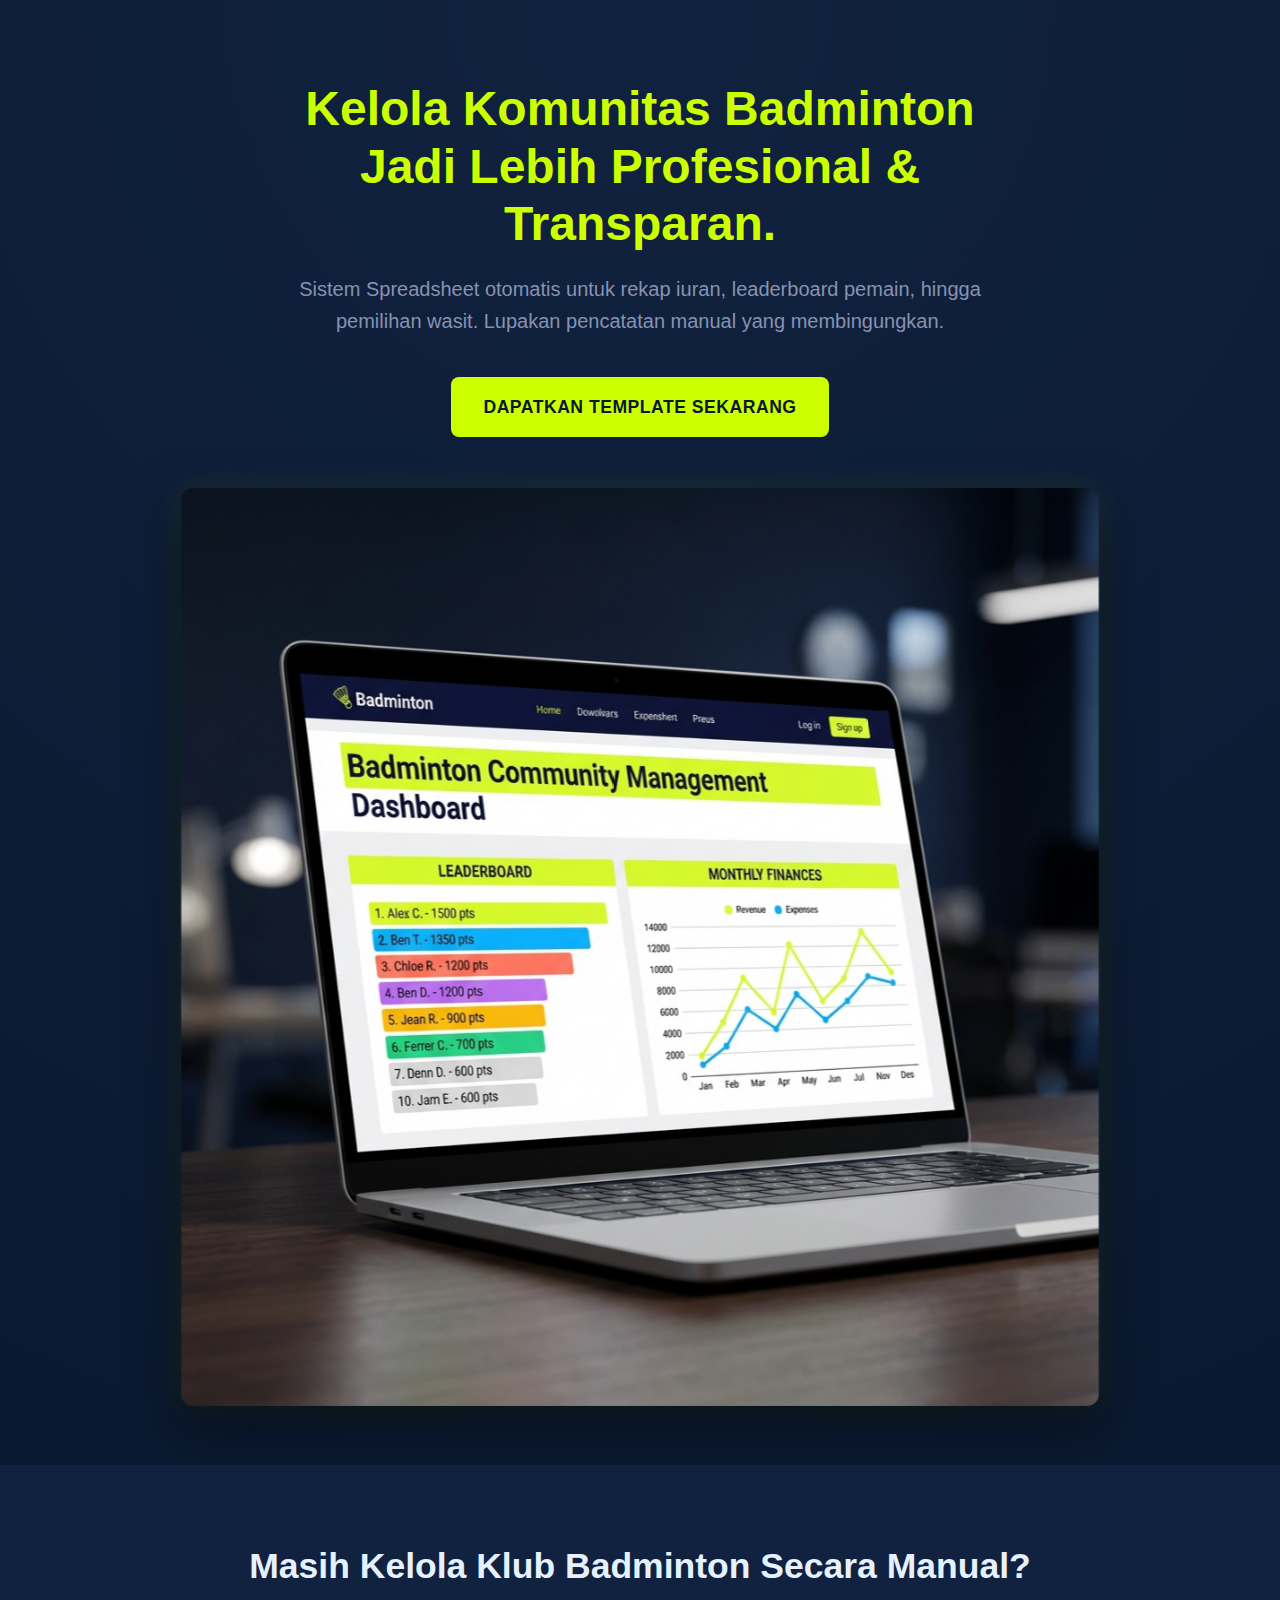
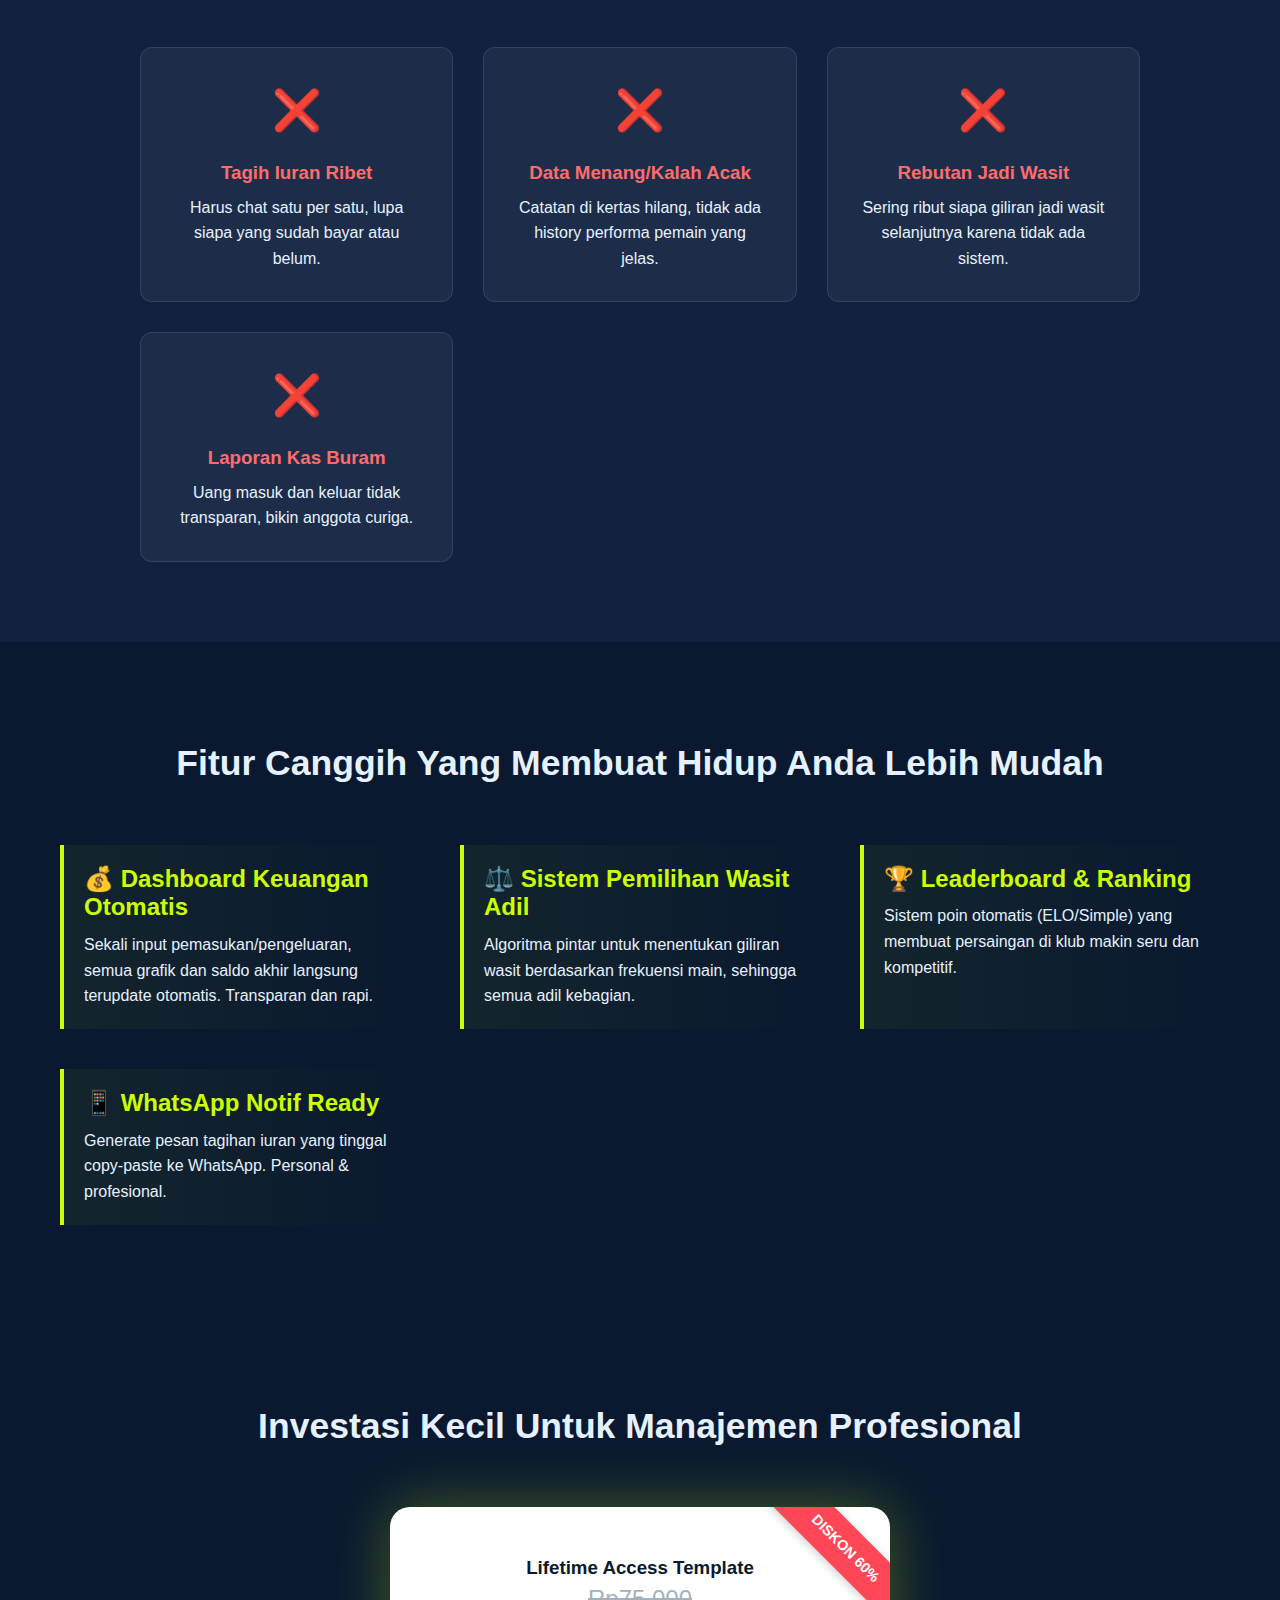
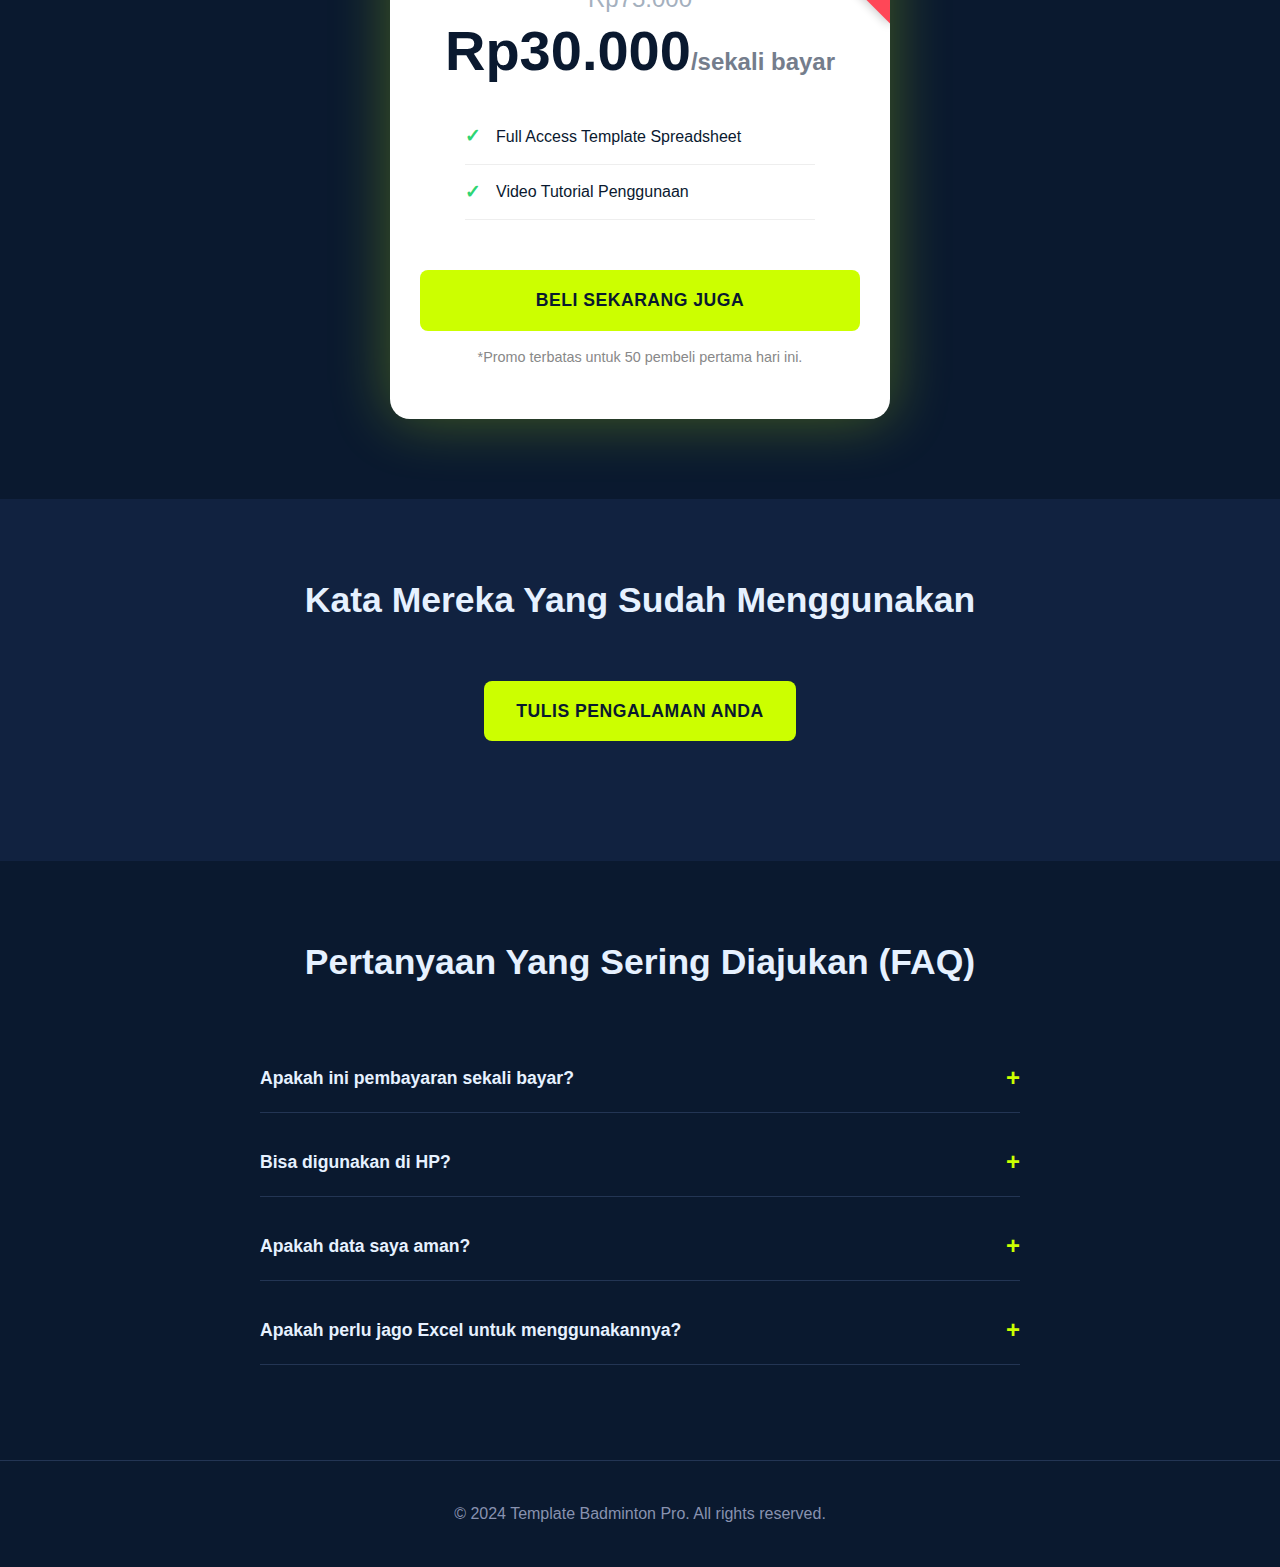
<file: badminton.html>
<!DOCTYPE html>
<html lang="id">

<head>
    <meta charset="UTF-8">
    <meta name="viewport" content="width=device-width, initial-scale=1.0">
    <title>Sistem Manajemen Badminton Otomatis | Template Spreadsheet Premium</title>
    <link rel="stylesheet" href="style.css">
</head>

<body>

    <!-- Hero Section -->
    <header class="hero">
        <div class="hero-content container">
            <h1 class="highlight">Kelola Komunitas Badminton Jadi Lebih Profesional & Transparan.</h1>
            <p>Sistem Spreadsheet otomatis untuk rekap iuran, leaderboard pemain, hingga pemilihan wasit. Lupakan
                pencatatan manual yang membingungkan.</p>
            <a href="#pricing" class="btn-cta">Dapatkan Template Sekarang</a>
        </div>
        <div class="hero-visual container">
            <img src="dashboard_leaderboard_mockup.png" alt="Dashboard Spreadsheet Badminton" class="mockup-img">
        </div>
    </header>

    <!-- Pain Points Section -->
    <section class="pain-points">
        <div class="container">
            <h2 class="section-title">Masih Kelola Klub Badminton Secara Manual?</h2>
            <div class="pain-grid">
                <div class="pain-card">
                    <span class="pain-icon">❌</span>
                    <h3>Tagih Iuran Ribet</h3>
                    <p>Harus chat satu per satu, lupa siapa yang sudah bayar atau belum.</p>
                </div>
                <div class="pain-card">
                    <span class="pain-icon">❌</span>
                    <h3>Data Menang/Kalah Acak</h3>
                    <p>Catatan di kertas hilang, tidak ada history performa pemain yang jelas.</p>
                </div>
                <div class="pain-card">
                    <span class="pain-icon">❌</span>
                    <h3>Rebutan Jadi Wasit</h3>
                    <p>Sering ribut siapa giliran jadi wasit selanjutnya karena tidak ada sistem.</p>
                </div>
                <div class="pain-card">
                    <span class="pain-icon">❌</span>
                    <h3>Laporan Kas Buram</h3>
                    <p>Uang masuk dan keluar tidak transparan, bikin anggota curiga.</p>
                </div>
            </div>
        </div>
    </section>

    <!-- Key Features Section -->
    <section class="features">
        <div class="container">
            <h2 class="section-title">Fitur Canggih Yang Membuat Hidup Anda Lebih Mudah</h2>
            <div class="feature-grid">
                <div class="feature-item">
                    <h3>💰 Dashboard Keuangan Otomatis</h3>
                    <p>Sekali input pemasukan/pengeluaran, semua grafik dan saldo akhir langsung terupdate otomatis.
                        Transparan dan rapi.</p>
                </div>
                <div class="feature-item">
                    <h3>⚖️ Sistem Pemilihan Wasit Adil</h3>
                    <p>Algoritma pintar untuk menentukan giliran wasit berdasarkan frekuensi main, sehingga semua adil
                        kebagian.</p>
                </div>
                <div class="feature-item">
                    <h3>🏆 Leaderboard & Ranking</h3>
                    <p>Sistem poin otomatis (ELO/Simple) yang membuat persaingan di klub makin seru dan kompetitif.</p>
                </div>
                <div class="feature-item">
                    <h3>📱 WhatsApp Notif Ready</h3>
                    <p>Generate pesan tagihan iuran yang tinggal copy-paste ke WhatsApp. Personal & profesional.</p>
                </div>
            </div>
        </div>
    </section>

    <!-- Special Offer / Pricing Section -->
    <section id="pricing" class="pricing">
        <div class="container">
            <h2 class="section-title">Investasi Kecil Untuk Manajemen Profesional</h2>
            <div class="pricing-card">
                <div class="discount-badge">DISKON 60%</div>
                <h3>Lifetime Access Template</h3>
                <span class="old-price">Rp75.000
                </span>
                <span class="new-price">Rp30.000<span>/sekali bayar</span></span>

                <ul class="features-list">
                    <li>Full Access Template Spreadsheet</li>
                    <li>Video Tutorial Penggunaan</li>
                </ul>

                <a href="#" class="btn-cta">Beli Sekarang Juga</a>
                <p style="margin-top:15px; font-size: 0.9rem; color: #888;">*Promo terbatas untuk 50 pembeli pertama
                    hari ini.</p>
            </div>
        </div>
    </section>

    <!-- Testimonials Section -->
    <section class="testimonials">
        <div class="container">
            <h2 class="section-title">Kata Mereka Yang Sudah Menggunakan</h2>

            <!-- Review Form Trigger -->
            <div style="text-align: center; margin-bottom: 40px;">
                <a href="review.html" class="btn-cta" style="text-decoration:none; display:inline-block;">Tulis
                    Pengalaman Anda</a>
            </div>

            <div class="testimonial-grid" id="testimonial-grid">
                <!-- Reviews will be dynamically inserted here -->
            </div>
        </div>
    </section>

    <!-- FAQ Section -->
    <section class="faq">
        <div class="container">
            <h2 class="section-title">Pertanyaan Yang Sering Diajukan (FAQ)</h2>
            <div class="faq-item">
                <button class="faq-question">Apakah ini pembayaran sekali bayar?</button>
                <div class="faq-answer">
                    <p>Ya, benar! Anda hanya perlu membayar sekali sebesar Rp30.000 dan bisa menggunakan template ini
                        selamanya tanpa biaya langganan bulanan.</p>
                </div>
            </div>
            <div class="faq-item">
                <button class="faq-question">Bisa digunakan di HP?</button>
                <div class="faq-answer">
                    <p>Sangat bisa. Template ini berbasis Google Sheets, jadi Anda bisa mengakses dan mengeditnya dengan
                        mudah melalui aplikasi Google Sheets di Android maupun iOS.</p>
                </div>
            </div>
            <div class="faq-item">
                <button class="faq-question">Apakah data saya aman?</button>
                <div class="faq-answer">
                    <p>Sangat aman. File akan disalin ke Google Drive pribadi Anda. Kami tidak memiliki akses ke data
                        yang Anda inputkan setelah Anda menyalin templatenya.</p>
                </div>
            </div>
            <div class="faq-item">
                <button class="faq-question">Apakah perlu jago Excel untuk menggunakannya?</button>
                <div class="faq-answer">
                    <p>Tidak perlu. Semua rumus sudah otomatis. Anda hanya perlu input data dasar seperti nama pemain
                        dan hasil pertandingan. Video tutorial lengkap juga sudah disediakan.</p>
                </div>
            </div>
        </div>
    </section>

    <!-- Footer -->
    <footer>
        <div class="container">
            <p>&copy; 2024 Template Badminton Pro. All rights reserved.</p>
        </div>
    </footer>

    <script src="script.js"></script>
</body>

</html>
</file>
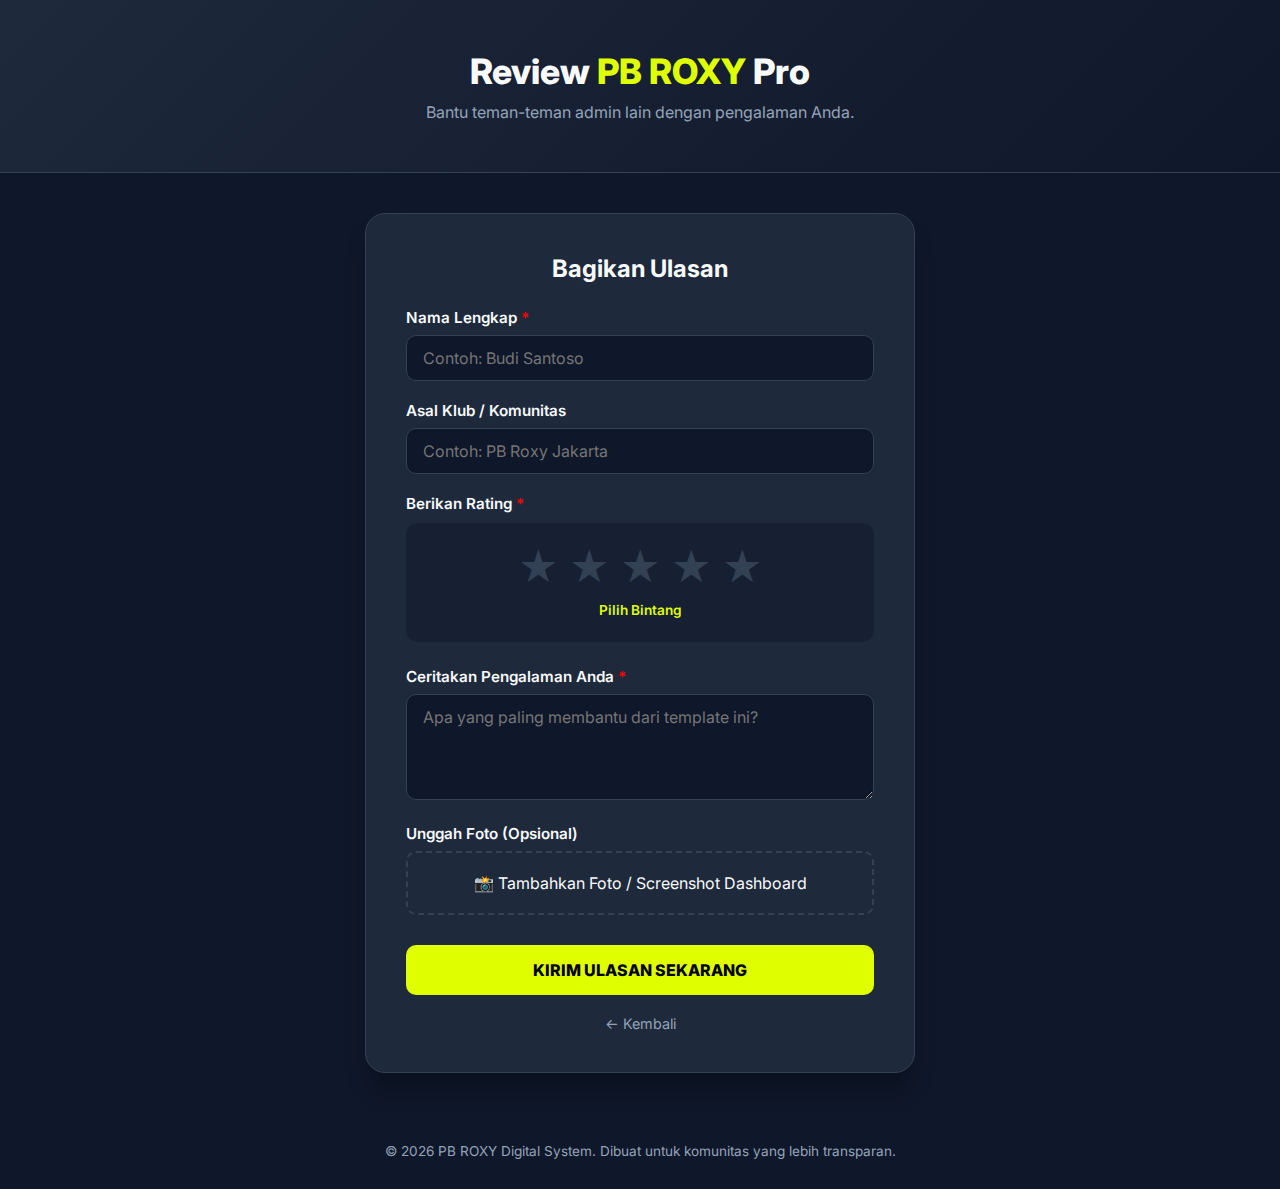
<file: review.html>
<!DOCTYPE html>
<html lang="id">

<head>
    <meta charset="UTF-8">
    <meta name="viewport" content="width=device-width, initial-scale=1.0">
    <title>Review Produk | PB ROXY Management</title>
    <link href="https://fonts.googleapis.com/css2?family=Inter:wght@400;600;800&display=swap" rel="stylesheet">

    <style>
        :root {
            --bg-dark: #0f172a;
            /* Navy Blue Deep */
            --card-bg: #1e293b;
            --neon-yellow: #dfff00;
            --text-white: #f8fafc;
            --text-slate: #94a3b8;
            --border-color: #334155;
        }

        * {
            box-sizing: border-box;
            margin: 0;
            padding: 0;
            font-family: 'Inter', sans-serif;
        }

        body {
            background-color: var(--bg-dark);
            color: var(--text-white);
            display: flex;
            flex-direction: column;
            min-height: 100vh;
        }

        /* Header / Hero */
        header {
            background: linear-gradient(135deg, #1e293b 0%, #0f172a 100%);
            padding: 50px 20px;
            text-align: center;
            border-bottom: 1px solid var(--border-color);
        }

        header h1 {
            font-size: 2.2rem;
            font-weight: 800;
            margin-bottom: 10px;
        }

        header h1 span {
            color: var(--neon-yellow);
        }

        /* Main Container */
        .main-container {
            flex: 1;
            display: flex;
            align-items: center;
            justify-content: center;
            padding: 40px 20px;
        }

        .testimonial-form-container {
            background: var(--card-bg);
            width: 100%;
            max-width: 550px;
            padding: 40px;
            border-radius: 20px;
            box-shadow: 0 20px 25px -5px rgba(0, 0, 0, 0.3);
            border: 1px solid var(--border-color);
        }

        /* Form Styling */
        .form-group {
            margin-bottom: 20px;
        }

        .form-group label {
            display: block;
            margin-bottom: 8px;
            font-weight: 600;
            font-size: 0.95rem;
        }

        .form-control {
            width: 100%;
            padding: 12px 16px;
            background: #0f172a;
            border: 1px solid var(--border-color);
            border-radius: 10px;
            color: white;
            font-size: 1rem;
            transition: all 0.3s ease;
        }

        .form-control:focus {
            outline: none;
            border-color: var(--neon-yellow);
            box-shadow: 0 0 0 3px rgba(223, 255, 0, 0.1);
        }

        /* Interactive Stars */
        .rating-wrapper {
            display: flex;
            flex-direction: column;
            align-items: center;
            margin: 10px 0 25px 0;
            padding: 20px;
            background: rgba(15, 23, 42, 0.5);
            border-radius: 12px;
        }

        .stars {
            display: flex;
            flex-direction: row-reverse;
            /* For hover logic */
            gap: 10px;
        }

        .star {
            font-size: 2.5rem;
            color: #334155;
            cursor: pointer;
            transition: all 0.2s ease;
        }

        /* Hover & Active Logic */
        .star:hover,
        .star:hover~.star,
        .star.selected,
        .star.selected~.star {
            color: var(--neon-yellow);
            transform: scale(1.1);
            text-shadow: 0 0 15px rgba(223, 255, 0, 0.4);
        }

        #rating-desc {
            margin-top: 10px;
            font-size: 0.85rem;
            color: var(--neon-yellow);
            font-weight: 600;
            height: 20px;
        }

        /* Upload Photo Placeholder */
        .upload-area {
            border: 2px dashed var(--border-color);
            padding: 20px;
            border-radius: 10px;
            text-align: center;
            cursor: pointer;
            transition: all 0.3s;
        }

        .upload-area:hover {
            border-color: var(--neon-yellow);
            background: rgba(223, 255, 0, 0.05);
        }

        /* Buttons */
        .btn-submit {
            width: 100%;
            padding: 15px;
            background: var(--neon-yellow);
            color: #000;
            border: none;
            border-radius: 10px;
            font-size: 1rem;
            font-weight: 800;
            text-transform: uppercase;
            cursor: pointer;
            transition: all 0.3s;
            margin-top: 10px;
        }

        .btn-submit:hover {
            transform: translateY(-2px);
            box-shadow: 0 10px 15px -3px rgba(223, 255, 0, 0.3);
            filter: brightness(1.1);
        }

        .btn-submit:disabled {
            background: var(--text-slate);
            cursor: not-allowed;
        }

        footer {
            text-align: center;
            padding: 30px;
            color: var(--text-slate);
            font-size: 0.85rem;
        }

        /* Success Message Overlay */
        #success-msg {
            display: none;
            text-align: center;
        }

        #success-msg .icon {
            font-size: 4rem;
            color: var(--neon-yellow);
            margin-bottom: 20px;
        }
    </style>
</head>

<body>

    <header>
        <div class="container">
            <h1>Review <span>PB ROXY</span> Pro</h1>
            <p style="color: var(--text-slate);">Bantu teman-teman admin lain dengan pengalaman Anda.</p>
        </div>
    </header>

    <div class="main-container">
        <div class="testimonial-form-container" id="form-card">
            <div id="form-content">
                <h2 style="text-align:center; margin-bottom:25px;">Bagikan Ulasan</h2>

                <form id="review-page-form">
                    <div class="form-group">
                        <label>Nama Lengkap <span style="color:red">*</span></label>
                        <input type="text" id="review-name" class="form-control" required
                            placeholder="Contoh: Budi Santoso">
                    </div>

                    <div class="form-group">
                        <label>Asal Klub / Komunitas</label>
                        <input type="text" id="review-club" class="form-control" placeholder="Contoh: PB Roxy Jakarta">
                    </div>

                    <div class="form-group">
                        <label>Berikan Rating <span style="color:red">*</span></label>
                        <div class="rating-wrapper">
                            <div class="stars" id="star-group">
                                <span class="star" data-value="5">★</span>
                                <span class="star" data-value="4">★</span>
                                <span class="star" data-value="3">★</span>
                                <span class="star" data-value="2">★</span>
                                <span class="star" data-value="1">★</span>
                            </div>
                            <div id="rating-desc">Pilih Bintang</div>
                        </div>
                        <input type="hidden" id="review-rating" value="0" required>
                    </div>

                    <div class="form-group">
                        <label>Ceritakan Pengalaman Anda <span style="color:red">*</span></label>
                        <textarea id="review-message" class="form-control" rows="4" required
                            placeholder="Apa yang paling membantu dari template ini?"></textarea>
                    </div>

                    <div class="form-group">
                        <label>Unggah Foto (Opsional)</label>
                        <div class="upload-area" onclick="document.getElementById('file-input').click()">
                            <p id="file-name">📸 Tambahkan Foto / Screenshot Dashboard</p>
                            <input type="file" id="file-input" hidden accept="image/*">
                        </div>
                    </div>

                    <button type="submit" class="btn-submit" id="submit-btn">Kirim Ulasan Sekarang</button>

                    <a href="#" onclick="window.history.back()"
                        style="display:block; text-align:center; margin-top:20px; color: var(--text-slate); text-decoration:none; font-size: 0.9rem;">←
                        Kembali</a>
                </form>
            </div>

            <div id="success-msg">
                <div class="icon">✨</div>
                <h2>Terima Kasih!</h2>
                <p style="color: var(--text-slate); margin: 15px 0 25px;">Ulasan Anda sangat berarti untuk perkembangan
                    komunitas badminton kita.</p>
                <button class="btn-submit" onclick="location.reload()">Kirim Review Lain</button>
            </div>
        </div>
    </div>

    <footer>
        <p>&copy; 2026 PB ROXY Digital System. Dibuat untuk komunitas yang lebih transparan.</p>
    </footer>

    <script>
        const stars = document.querySelectorAll('.star');
        const ratingInput = document.getElementById('review-rating');
        const ratingDesc = document.getElementById('rating-desc');
        const form = document.getElementById('review-page-form');
        const fileInput = document.getElementById('file-input');
        const fileNameDisp = document.getElementById('file-name');

        const labels = {
            1: "Sangat Kecewa ☹️",
            2: "Kurang Memuaskan 🙁",
            3: "Bagus / Cukup 🙂",
            4: "Sangat Puas! 😀",
            5: "Luar Biasa, Recommended! 🔥"
        };

        // Star Interactivity
        stars.forEach(star => {
            star.addEventListener('click', function () {
                const val = this.getAttribute('data-value');
                ratingInput.value = val;

                // Update visually
                stars.forEach(s => s.classList.remove('selected'));
                this.classList.add('selected');

                ratingDesc.innerText = labels[val];
            });

            star.addEventListener('mouseover', function () {
                const val = this.getAttribute('data-value');
                ratingDesc.innerText = labels[val];
            });

            star.addEventListener('mouseout', function () {
                const val = ratingInput.value;
                ratingDesc.innerText = val > 0 ? labels[val] : "Pilih Bintang";
            });
        });

        // File Input Feedback
        fileInput.addEventListener('change', function () {
            if (this.files.length > 0) {
                fileNameDisp.innerText = "✅ " + this.files[0].name;
                fileNameDisp.style.color = "var(--neon-yellow)";
            }
        });

        // Form Submission
        form.addEventListener('submit', (e) => {
            e.preventDefault();

            if (ratingInput.value == "0") {
                alert("Harap berikan rating bintang terlebih dahulu.");
                return;
            }

            const btn = document.getElementById('submit-btn');
            btn.innerText = "Sedang Mengirim...";
            btn.disabled = true;

            // Save to LocalStorage
            const name = document.getElementById('review-name').value;
            const club = document.getElementById('review-club').value || "Pengguna Baru";
            const rating = ratingInput.value;
            const message = document.getElementById('review-message').value;

            const newReview = {
                name,
                club,
                rating,
                message,
                date: new Date().toISOString()
            };

            const existingReviews = JSON.parse(localStorage.getItem('badmintonReviews') || '[]');
            existingReviews.unshift(newReview);
            localStorage.setItem('badmintonReviews', JSON.stringify(existingReviews));

            // Simulasi Proses Kirim & Redirect
            setTimeout(() => {
                document.getElementById('form-content').style.display = 'none';
                document.getElementById('success-msg').style.display = 'block';
                window.scrollTo({ top: 0, behavior: 'smooth' });

                // Auto redirect after showing success for a moment
                setTimeout(() => {
                    window.location.href = 'badminton.html';
                }, 2000);
            }, 1000);
        });
    </script>
</body>

</html>
</file>
<file: style.css>
:root {
    --primary-blue: #0A192F;
    --secondary-blue: #112240;
    --navy-light: #233554;
    --neon-yellow: #CCFF00;
    --neon-hover: #b3e600;
    --text-white: #E6F1FF;
    --text-slate: #8892b0;
    --white: #ffffff;
    --transition: all 0.3s ease;
}

* {
    margin: 0;
    padding: 0;
    box-sizing: border-box;
}

body {
    font-family: 'Segoe UI', Roboto, 'Helvetica Neue', sans-serif;
    background-color: var(--primary-blue);
    color: var(--text-white);
    line-height: 1.6;
    overflow-x: hidden;
}

/* Typography */
h1,
h2,
h3,
h4 {
    font-weight: 700;
    line-height: 1.2;
}

.highlight {
    color: var(--neon-yellow);
}

.container {
    max-width: 1200px;
    margin: 0 auto;
    padding: 0 20px;
}

/* Pulsing Button Animation */
@keyframes pulse {
    0% {
        box-shadow: 0 0 0 0 rgba(204, 255, 0, 0.7);
    }

    70% {
        box-shadow: 0 0 0 10px rgba(204, 255, 0, 0);
    }

    100% {
        box-shadow: 0 0 0 0 rgba(204, 255, 0, 0);
    }
}

.btn-cta {
    display: inline-block;
    background-color: var(--neon-yellow);
    color: var(--primary-blue);
    padding: 16px 32px;
    font-weight: 800;
    text-decoration: none;
    border-radius: 8px;
    font-size: 1.1rem;
    transition: var(--transition);
    animation: pulse 2s infinite;
    text-transform: uppercase;
    letter-spacing: 0.5px;
}

.btn-cta:hover {
    background-color: var(--neon-hover);
    transform: translateY(-2px);
}

/* Hero Section */
.hero {
    padding: 80px 0 60px;
    text-align: center;
    background: radial-gradient(circle at top, var(--secondary-blue) 0%, var(--primary-blue) 100%);
    position: relative;
    overflow: hidden;
}

.hero-content {
    max-width: 800px;
    margin: 0 auto;
    z-index: 2;
    position: relative;
}

.hero h1 {
    font-size: 3rem;
    margin-bottom: 20px;
}

.hero p {
    font-size: 1.25rem;
    color: var(--text-slate);
    margin-bottom: 40px;
}

.hero-visual {
    margin-top: 60px;
    position: relative;
    z-index: 2;
    perspective: 1000px;
}

.mockup-img {
    width: 100%;
    max-width: 900px;
    border-radius: 12px;
    box-shadow: 0 20px 50px rgba(0, 0, 0, 0.5), 0 0 30px rgba(204, 255, 0, 0.1);
    transform: rotateX(5deg);
    transition: var(--transition);
}

.hero:hover .mockup-img {
    transform: rotateX(0deg) scale(1.02);
}

/* Pain Points */
.pain-points {
    padding: 80px 0;
    background-color: var(--secondary-blue);
}

.section-title {
    text-align: center;
    margin-bottom: 60px;
    font-size: 2.22rem;
}

.pain-grid {
    display: grid;
    grid-template-columns: repeat(auto-fit, minmax(250px, 1fr));
    gap: 30px;
    max-width: 1000px;
    margin: 0 auto;
}

.pain-card {
    background: rgba(255, 255, 255, 0.05);
    padding: 30px;
    border-radius: 12px;
    text-align: center;
    border: 1px solid rgba(255, 255, 255, 0.1);
    transition: var(--transition);
}

.pain-card:hover {
    border-color: var(--neon-yellow);
    transform: translateY(-5px);
}

.pain-icon {
    font-size: 2.5rem;
    margin-bottom: 20px;
    display: block;
}

.pain-card h3 {
    margin-bottom: 10px;
    color: #ff6b6b;
}

/* Features */
.features {
    padding: 100px 0;
}

.feature-grid {
    display: grid;
    grid-template-columns: repeat(auto-fit, minmax(300px, 1fr));
    gap: 40px;
}

.feature-item {
    padding: 20px;
    border-left: 4px solid var(--neon-yellow);
    background: linear-gradient(90deg, rgba(204, 255, 0, 0.05) 0%, transparent 100%);
}

.feature-item h3 {
    color: var(--neon-yellow);
    margin-bottom: 10px;
    font-size: 1.5rem;
}

/* Pricing - Special Offer */
.pricing {
    padding: 80px 0;
    text-align: center;
    background: url('data:image/svg+xml,...') no-repeat center/cover;
    /* Subtle geometric background recommended */
}

.pricing-card {
    background: white;
    color: var(--primary-blue);
    max-width: 500px;
    margin: 0 auto;
    border-radius: 20px;
    padding: 50px 30px;
    position: relative;
    box-shadow: 0 0 60px rgba(204, 255, 0, 0.3);
    overflow: hidden;
}

.discount-badge {
    position: absolute;
    top: 20px;
    right: -40px;
    background: #ff4757;
    color: white;
    padding: 10px 40px;
    transform: rotate(45deg);
    font-weight: bold;
    font-size: 0.9rem;
    box-shadow: 0 2px 10px rgba(0, 0, 0, 0.2);
}

.old-price {
    font-size: 1.5rem;
    color: #a4b0be;
    text-decoration: line-through;
    display: block;
    margin-bottom: 5px;
}

.new-price {
    font-size: 3.5rem;
    font-weight: 800;
    color: var(--primary-blue);
    display: block;
    margin-bottom: 30px;
    line-height: 1;
}

.new-price span {
    font-size: 1.5rem;
    color: #747d8c;
    font-weight: 600;
}

.features-list {
    list-style: none;
    text-align: left;
    margin: 30px auto;
    max-width: 350px;
}

.features-list li {
    padding: 12px 0;
    border-bottom: 1px solid #eee;
    font-weight: 500;
    display: flex;
    align-items: center;
}

.features-list li:before {
    content: "✓";
    color: #2ed573;
    font-weight: bold;
    margin-right: 15px;
    font-size: 1.2em;
}

.pricing .btn-cta {
    width: 100%;
    margin-top: 20px;
}

/* Testimonials */
.testimonials {
    padding: 80px 0;
    background-color: var(--secondary-blue);
}

.testimonial-grid {
    display: grid;
    grid-template-columns: repeat(auto-fit, minmax(300px, 1fr));
    gap: 30px;
}

.testimonial-card {
    background: var(--primary-blue);
    padding: 30px;
    border-radius: 12px;
    position: relative;
    border: 1px solid var(--navy-light);
}

.stars {
    color: #ffd700;
    margin-bottom: 15px;
}

.quote {
    font-style: italic;
    margin-bottom: 20px;
    color: var(--text-white);
}

.user-info {
    display: flex;
    align-items: center;
    gap: 15px;
}

.user-avatar {
    width: 50px;
    height: 50px;
    background: var(--navy-light);
    border-radius: 50%;
    display: flex;
    align-items: center;
    justify-content: center;
    font-weight: bold;
    color: var(--neon-yellow);
}

/* FAQ */
.faq {
    padding: 80px 0;
    max-width: 800px;
    margin: 0 auto;
}

.faq-item {
    border-bottom: 1px solid var(--navy-light);
    margin-bottom: 15px;
}

.faq-question {
    width: 100%;
    text-align: left;
    background: none;
    border: none;
    color: var(--text-white);
    padding: 20px 0;
    font-size: 1.1rem;
    font-weight: 600;
    cursor: pointer;
    display: flex;
    justify-content: space-between;
    align-items: center;
}

.faq-question::after {
    content: "+";
    font-size: 1.5rem;
    color: var(--neon-yellow);
    transition: transform 0.3s;
}

.faq-answer {
    max-height: 0;
    overflow: hidden;
    transition: max-height 0.3s ease-out;
    color: var(--text-slate);
}

.faq-item.active .faq-answer {
    max-height: 200px;
    /* Adjust if needed */
    padding-bottom: 20px;
}

.faq-item.active .faq-question::after {
    transform: rotate(45deg);
}

/* Footer */
footer {
    text-align: center;
    padding: 40px 0;
    border-top: 1px solid var(--navy-light);
    color: var(--text-slate);
}

/* Mobile Responsiveness */
@media (max-width: 768px) {
    .hero h1 {
        font-size: 2rem;
    }

    .pricing-card {
        margin: 0 15px;
    }


    /* Testimonial Form */
    .testimonial-form-container {
        background: rgba(255, 255, 255, 0.05);
        padding: 30px;
        border-radius: 12px;
        margin-bottom: 40px;
        border: 1px solid rgba(255, 255, 255, 0.1);
        box-shadow: 0 10px 30px rgba(0, 0, 0, 0.3);
        /* Soft shadow */
        max-width: 600px;
        margin-left: auto;
        margin-right: auto;
        display: none;
        /* Hidden by default */
    }

    .testimonial-form-container.active {
        display: block;
        animation: fadeIn 0.5s ease;
    }

    @keyframes fadeIn {
        from {
            opacity: 0;
            transform: translateY(-10px);
        }

        to {
            opacity: 1;
            transform: translateY(0);
        }
    }

    .form-group {
        margin-bottom: 20px;
        text-align: left;
    }

    .form-group label {
        display: block;
        margin-bottom: 8px;
        color: var(--neon-yellow);
        font-weight: 600;
    }

    .form-control {
        width: 100%;
        padding: 12px;
        border-radius: 8px;
        border: 1px solid var(--navy-light);
        background: var(--secondary-blue);
        color: var(--text-white);
        font-family: inherit;
        font-size: 1rem;
    }

    .form-control:focus {
        outline: none;
        border-color: var(--neon-yellow);
    }

    .rating-input {
        display: flex;
        gap: 10px;
        font-size: 1.5rem;
        cursor: pointer;
    }

    .star-rating {
        color: #444;
        transition: color 0.2s;
    }

    .star-rating.selected,
    .star-rating:hover {
        color: #ffd700;
    }

    .btn-submit {
        background-color: var(--neon-yellow);
        color: var(--primary-blue);
        border: none;
        padding: 12px 30px;
        font-weight: 700;
        border-radius: 8px;
        cursor: pointer;
        font-size: 1rem;
        width: 100%;
        transition: var(--transition);
    }

    .btn-submit:hover {
        background-color: var(--neon-hover);
    }

    .btn-write-review {
        background: transparent;
        border: 2px solid var(--neon-yellow);
        color: var(--neon-yellow);
        padding: 12px 30px;
        font-weight: 700;
        border-radius: 8px;
        cursor: pointer;
        margin-bottom: 30px;
        transition: var(--transition);
    }

    .btn-write-review:hover {
        background: var(--neon-yellow);
        color: var(--primary-blue);
    }
}

/* =========================================
   LIQUID GLASS NAVIGATION (ADDED)
   ========================================= */
.liquid-nav {
    position: fixed;
    top: 0;
    left: 0;
    width: 100%;
    padding: 15px 5%;
    display: flex;
    justify-content: space-between;
    align-items: center;
    z-index: 1000;
    background: rgba(10, 25, 47, 0.7);
    backdrop-filter: blur(12px);
    -webkit-backdrop-filter: blur(12px);
    border-bottom: 1px solid rgba(204, 255, 0, 0.1);
    box-shadow: 0 4px 30px rgba(0, 0, 0, 0.1);
    transition: var(--transition);
}

/* Nav Links */
.nav-links {
    display: flex;
    gap: 30px;
    list-style: none;
}

.nav-links li a {
    color: var(--text-white);
    text-decoration: none;
    font-weight: 500;
    font-size: 1rem;
    transition: var(--transition);
    position: relative;
}

.nav-links li a:hover,
.nav-links li a.active {
    color: var(--neon-yellow);
}

.nav-links li a::after {
    content: '';
    position: absolute;
    width: 0;
    height: 2px;
    bottom: -5px;
    left: 0;
    background-color: var(--neon-yellow);
    transition: width 0.3s ease;
}

.nav-links li a:hover::after {
    width: 100%;
}

/* Move Auth Container to be flex item, reset absolute positioning */
#auth-container {
    position: static;
    transform: none;
}

/* =========================================
   LOGIN & USER UI (UPDATED)
   ========================================= */
.btn-login {
    background-color: rgba(204, 255, 0, 0.1);
    color: var(--neon-yellow);
    border: 1px solid var(--neon-yellow);
    padding: 8px 20px;
    border-radius: 50px;
    font-weight: bold;
    cursor: pointer;
    text-decoration: none;
    transition: all 0.3s ease;
    display: flex;
    align-items: center;
    gap: 10px;
    backdrop-filter: blur(5px);
}

.btn-login:hover {
    background-color: var(--neon-yellow);
    color: var(--primary-blue);
    box-shadow: 0 0 20px rgba(204, 255, 0, 0.6);
}

.user-profile-display {
    display: flex;
    align-items: center;
    gap: 12px;
    color: white;
    background: rgba(255, 255, 255, 0.05);
    padding: 6px 15px;
    border-radius: 30px;
    border: 1px solid rgba(204, 255, 0, 0.3);
    cursor: pointer;
    transition: var(--transition);
}

.user-profile-display:hover {
    background: rgba(255, 255, 255, 0.1);
    border-color: var(--neon-yellow);
}

.user-profile-display img {
    width: 32px;
    height: 32px;
    border-radius: 50%;
    border: 2px solid var(--neon-yellow);
}

/* Logout Dropdown/Button */
.logout-btn {
    background: transparent;
    color: #ff4757;
    border: 1px solid rgba(255, 71, 87, 0.5);
    padding: 4px 8px;
    border-radius: 5px;
    cursor: pointer;
    font-size: 0.9rem;
    margin-left: 5px;
    transition: all 0.2s;
}

.logout-btn:hover {
    background: #ff4757;
    color: white;
}

/* Modal Styles - Shared for Login & Logout */
.modal-overlay {
    display: none;
    position: fixed;
    top: 0;
    left: 0;
    width: 100%;
    height: 100%;
    background: rgba(10, 25, 47, 0.9);
    backdrop-filter: blur(5px);
    z-index: 2000;
    justify-content: center;
    align-items: center;
    opacity: 0;
    transition: opacity 0.3s ease;
}

.modal-overlay.active {
    display: flex;
    opacity: 1;
}

.modal-card {
    background: rgba(17, 34, 64, 0.95);
    padding: 40px;
    border-radius: 20px;
    border: 1px solid rgba(204, 255, 0, 0.2);
    text-align: center;
    max-width: 400px;
    width: 90%;
    position: relative;
    box-shadow: 0 0 50px rgba(0, 0, 0, 0.5);
    transform: scale(0.9);
    transition: transform 0.3s cubic-bezier(0.175, 0.885, 0.32, 1.275);
}

.modal-overlay.active .modal-card {
    transform: scale(1);
}

.modal-close {
    position: absolute;
    top: 15px;
    right: 15px;
    background: none;
    border: none;
    color: var(--text-slate);
    font-size: 1.5rem;
    cursor: pointer;
    transition: color 0.2s;
}

.modal-close:hover {
    color: var(--neon-yellow);
}

.google-btn {
    display: flex;
    align-items: center;
    justify-content: center;
    gap: 15px;
    background: white;
    color: #333;
    width: 100%;
    padding: 14px;
    border-radius: 50px;
    border: none;
    font-weight: bold;
    font-size: 1rem;
    cursor: pointer;
    margin-top: 25px;
    transition: all 0.2s;
}

.google-btn:hover {
    transform: translateY(-2px);
    box-shadow: 0 8px 15px rgba(0,0,0,0.2);
}

.google-icon {
    width: 24px;
    height: 24px;
}

/* Custom Logout Modal Specifics */
.logout-actions {
    display: flex;
    gap: 15px;
    justify-content: center;
    margin-top: 25px;
}

.btn-confirm-logout {
    background: #ff4757;
    color: white;
    border: none;
    padding: 10px 25px;
    border-radius: 50px;
    font-weight: bold;
    cursor: pointer;
    transition: transform 0.2s;
}

.btn-confirm-logout:hover {
    transform: translateY(-2px);
    background: #ff6b81;
}

.btn-cancel-logout {
    background: transparent;
    color: var(--text-white);
    border: 1px solid var(--text-slate);
    padding: 10px 25px;
    border-radius: 50px;
    font-weight: bold;
    cursor: pointer;
    transition: all 0.2s;
}

.btn-cancel-logout:hover {
    background: rgba(255,255,255,0.1);
    border-color: white;
}

/* Mobile Nav Adjustments */
@media (max-width: 768px) {
    .liquid-nav {
        padding: 15px 20px;
    }
    
    .nav-links {
        display: none;
    }
}
</file>
